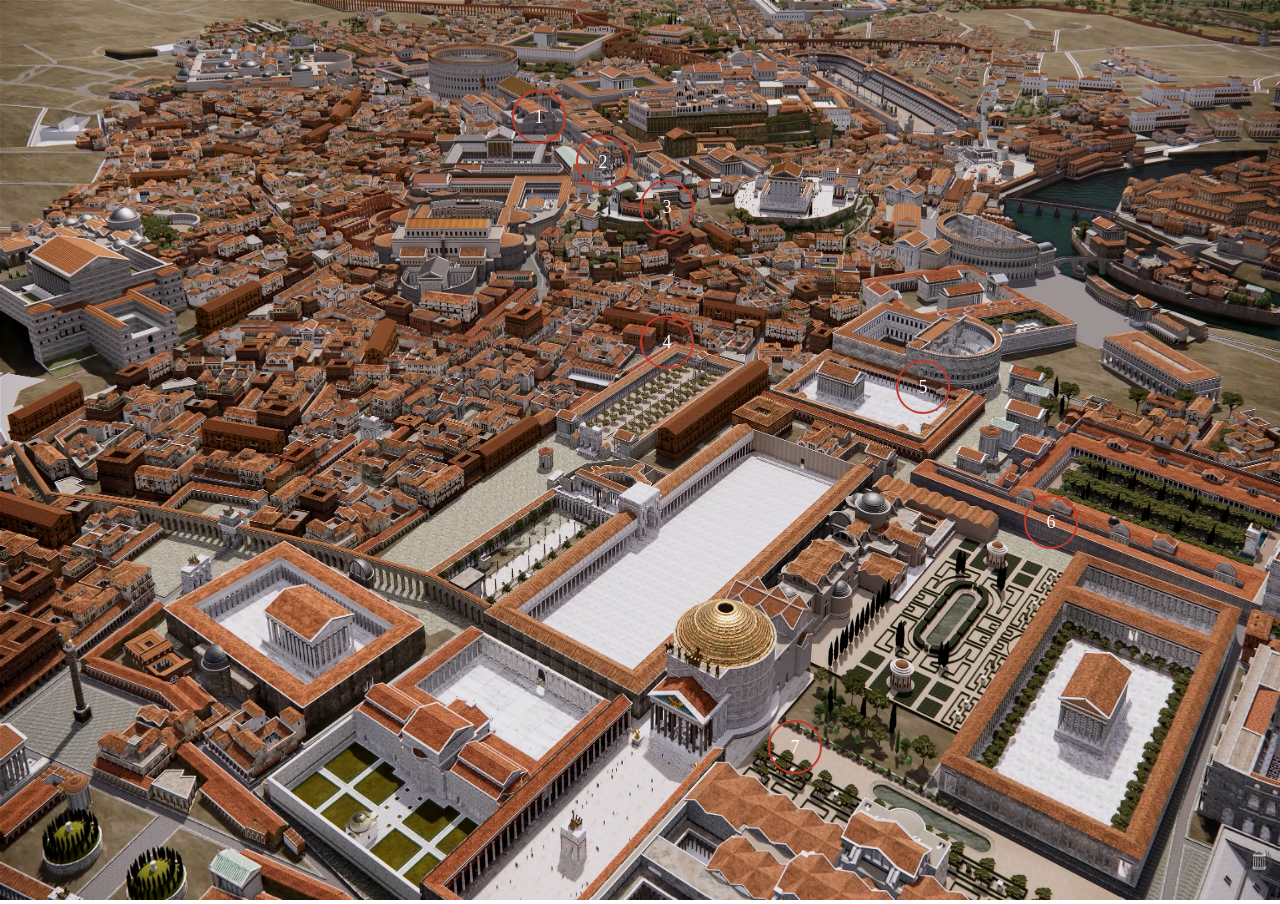
<file: HTML/map.html>
<!DOCTYPE html>
<html lang="en">
    <head>
        <meta charset="UTF-8">
        <meta name="viewport" content="width=device-width, initial-scale=1.0">
        <title>Rome</title>
        <link rel="icon" type="image/png" href="../Icons/Icon.png">
        <link rel="stylesheet" href="../CSS/style.css">
        <link rel="stylesheet" href="../CSS/map.css">
    </head>


<body>

    <img src="../Media/overallMap.png" class="map">

    <div class="part1 mapButtons pulse">
        <a href="index.html">1</a>
    </div>

    <div class="part2 mapButtons pulse">
        <a href="pt2.html">2</a>
    </div>

    <div class="part3 mapButtons pulse">
        <a href="pt3.html">3</a>
    </div>

    <div class="part4 mapButtons pulse">
        <a href="pt4.html">4</a>
    </div>

    <div class="part5 mapButtons pulse">
        <a href="pt5.html">5</a>
    </div>

    <div class="part6 mapButtons pulse">
        <a href="pt6.html">6</a>
    </div>

    <div class="part7 mapButtons pulse">
        <a href="pt7.html">7</a>
    </div>


</body>
</file>
<file: CSS/style.css>
/* Determining where the information text will appear */

.bottomText h3{
    opacity: 0;
    position:fixed;
    top: 150px;
    width: 200px;
    pointer-events: none;
    text-shadow:rgba(0, 0, 0, 0.9)
}

.leftText h3{
    opacity: 0;
    position:fixed;
    right: 150px;
    width: 200px;
    pointer-events: none;
    text-shadow:rgba(0, 0, 0, 0.9)
}

.rightText h3{
    opacity: 0;
    position:fixed;
    left: 150px;
    width: 200px;
    pointer-events: none;
    text-shadow:rgba(0, 0, 0, 0.9)
}

.upText h3{
    opacity: 0;
    position:fixed;
    bottom: 150px;
    width: 200px;
    pointer-events: none;
    text-shadow:rgba(0, 0, 0, 0.9)
}

/* A range that will be used by every title page */

.titleRange {
    animation-range: 0px 2000px;
}

/* Video containment related */

section.vid div.holder {
    position: sticky;
    top: 0;
}

section.vid video {
    height: 100%;
    object-fit: cover;
    width: 100%;
    z-index: 1;
}

/* This gets rid of the white edges and margins around the video, making it fullscreen and cinematic */

html, body {
    width: 100%;
    height: 100%;
    margin: 0;
    padding: 0;
}

/*keep the link the same colour after it has been visited */

a:visited {
    color:rgb(212, 198, 126);
    text-decoration: none;
}

/* Fallback basic text attributes */

h1 {
    color: white;
    font-weight: lighter;
    font-family: 'Times New Roman', Times, serif;
}

h2 {
    color: white;
    font-weight: lighter;
    font-family: 'Times New Roman', Times, serif;
    color: inherit;
}

body {
    background-color: white;
    text-align: center;
}

/* Overlay text is large, intended for cinematics and captions. Centered in the middle of the screen to that end as well. */

.overlayText {
    justify-content: center;
    text-align: center;
    align-content: center;
    font-size: 40px;
    width: 100vw;
    height: 100vh;
    font-weight: lighter;
    position: fixed;    
    z-index: 2;
    display: flex;
    flex-direction: column;
    font-family: "Times New Roman", Times, serif;
    color: #E6D8BE;
}

/* Specifically to affect h2 */

.overlayText h2{

    font-size: 50px;
    width: 100%;
    bottom: 10%;
    
    font-weight: light;
    position: fixed;    
    z-index: 2;
    font-family: "Times New Roman", Times, serif;

    justify-content: center;
    flex-direction: column;
    text-decoration: none;
    align-content: center;
    align-items: center;
    text-align: center;
    display:flex;

    color:#E6D8BE;
    text-shadow: 2px 2px 8px rgba(0, 0, 0, 0.7);
    
}

/* This is exclusively for the large 'R O M E' in the beginning, lots of text shadow, large font, and big spacing to emphasis rome. */

.titlePage{

    font-size: 240px;
    color:#C0392B; 
    text-shadow: 1px 1px 100px rgba(0, 0, 0, 0.9);
    text-shadow: 1px 1px 100px rgba(0, 0, 0, 0.9);
    text-shadow: 1px 1px 100px rgba(0, 0, 0, 0.9);
    letter-spacing: 80px
}

/* This class is used for the descriptions during black screen in the start and end of each page.*/

.titlePageText {

    justify-content: center;
    text-align: center;
    align-content: center;
    font-size: 30px;
    width: 100%;
    height: 100%;
    font-weight: 100;
    position: fixed;    
    z-index: 5;
    display: flex;
    flex-direction: column;
    font-family: "Times New Roman", Times, serif;
    color: white;
    pointer-events: none;

}

/* Referred to as a button, although it is hoverable instead of clickable. They are the method through which the information is accessed. */

.informationButton {
    background-color: rgba(255, 255, 255, 0);
    border-color: #C0392B;
    border-style: solid;
    color: white;

    justify-content: center;
    flex-direction: column;
    text-decoration: none;
    align-content: center;
    align-items: center;
    text-align: center;
    display:flex;

    position: fixed;
    height: 130px;
    width: 130px;
    font-size: medium;

    z-index: 3;

    border-width: 2px;
    border-radius: 50%;
    
    font-family: "Times New Roman", Times, serif;
    font-weight: lighter;

    transition:all 0.5s ease-in-out;
    pointer-events: none;
}

/* Give the white text some shadow to help it stand out on the loud and busy backgrounds */

.informationButton h3 {
    text-shadow: 2px 2px 10px rgba(0, 0, 0, 0.9);
}

/* When hovering, change the button, making it feel more premium. */

.informationButton:hover {

    background-color: white;
    border-color: white;
    color: #C0392B;
}

.informationButton h3 {
    font-weight: lighter;
}

.informationButton:hover h3{
    opacity: 1;
    color: white;
    transition:all 0.5s ease
}

/* Smaller buttons used on the map for more precision. */

.mapButtons {

    background-color: rgba(255, 255, 255, 0);
    border-color: #C0392B;
    border-style: solid;
    color: white;

    justify-content: center;
    flex-direction: column;
    text-decoration: none;
    align-content: center;
    align-items: center;
    text-align: center;
    display:flex;

    position: fixed;
    height: 50px;
    width: 50px;
    font-size: large;

    z-index: 3;

    border-width: 2px;
    border-radius: 50%;
    
    font-family: "Times New Roman", Times, serif;
    font-weight: lighter;

    transition:all 0.5s ease-in-out;
    text-decoration: none;
    
}

.mapButtons a {
    text-decoration: none;
    color: white;
    transition: ease-in-out;
    text-shadow:rgba(0, 0, 0, 0.9)

}

.mapButtons:hover {

    background-color: white;
    border-color: white;
    color: #C0392B;
}

.mapButtons:hover a {
    color: #C0392B;
}

/* This is the button that you click to get to the map itself */

.mapButton {
    border-radius: 50%;
    border-style: solid;
    border-width: 2px;
    height: 40px;
    width: 40px;
    left: 90%;
    top: 90%;

    justify-content: center;
    flex-direction: column;
    text-decoration: none;
    align-content: center;
    align-items: center;
    text-align: center;
    display:flex;

    z-index: 3;
    position: fixed;
    text-decoration: none;

}

/* This is the design for the border of the music button, it is extremely similar to the mapbutton so the design looks cohesive. The icon comes from javascript however. */

.musicButton {
    border-radius: 50%;
    border-style: solid;
    border-width: 2px;
    height: 40px;
    width: 40px;
    left: 87%;
    top: 90%;

    justify-content: center;
    flex-direction: column;
    text-decoration: none;
    align-content: center;
    align-items: center;
    text-align: center;
    display:flex;

    z-index: 3;
    position: fixed;
    text-decoration: none;

    border-style: solid;
    border-width: 2px;
    border-color: #C0392B;
    background-color:rgba(0, 0, 0, 0)

}

/* This is the design for the button that goes to the next page. It has a pulse animation, to hold attention and drive engagement */

.nextPageButton a {
    position: fixed;
    height: 200px;
    width: 200px;
    bottom: 10%;
    z-index: 3;
    left: 45%;

    background-color: rgba(255, 255, 255, 0);
    border-color: #C0392B;
    border-style: solid;
    color: white;

    justify-content: center;
    flex-direction: column;
    text-decoration: none;
    align-content: center;
    align-items: center;
    text-align: center;
    display:flex;
    
    border-width: 2px;
    border-radius: 50%;
    
    font-family: "Times New Roman", Times, serif;
    font-weight: lighter;

    transition:all 0.5s ease-in-out;
}

/* Pulse on hover */

.nextPageButton a:hover { /* Changes the button when hovered over */
    
    background-color: white;
    border-color: white;
    color: #C0392B;
    animation: pulse 2s ease-in-out infinite;

}

/* Make an arrow to help users recognise that the site should be scrolled */

.scrollArrow {
    position: fixed;
    bottom: 10%;
    left: 50%;
    color: #C0392B;
    font-size: 60px;
    z-index: 3;
    pointer-events: none;

}

/* Animation setup */


.fadeText { /* Creates the animation that the text calls on */
    animation: fadeText cubic-bezier(0.25, 0.46, 0.45, 0.94) both; /* sets up an animation */
    animation-timeline: scroll(root); /* sets the animation to using scroll as a timeline, rather than time */
}

.buttonState { /* Creates the animation that the button (the page swapper) calls on */
    animation: buttonState linear both;
    animation-timeline: scroll(root);
}

.infoFade {
    animation: infoFade linear both;
    animation-timeline: scroll(root);
}

.titleFadeOut {
    animation: titleFadeOut linear both;
    animation-timeline: scroll(root);
}

.scrollBounce {
    animation: scrollBounce 2s ease-in-out infinite;
}




/* This sets up keyframe animations, which give more control over when changes happen, by letting you define when during an animation different 'phases' start */

@keyframes scrollBounce {
    0% {
        transform: translateY(10px)
    }
    50% {
        transform: translateY(0px)
    }
    100% {
        transform: translateY(10px)
    }
}

@keyframes endFade {
    from {
        opacity: 0;
        transform: translateY(10px);
        transform: scale(1.2);
    }
    to {
        opacity: 1;
        transform: translateY(0px);
        transform: scale(1);
    }
}

@keyframes pulse {
    0% {
        transform:scale(1)
    }
    50% {
        transform:scale(1.2)
    }
    100% {
        transform:scale(1)
    }
}

@keyframes fadeText{
    0% {
        opacity: 0;
        filter:drop-shadow(0px 0px 0px rgba(black, 0));
        transform: translateY(30px);
    }
    20%, 80% {
        opacity: 1;
        filter:drop-shadow(4px 4px 8px rgba(black, 1));
        transform: translateY(0px);
    }
    100% {
        opacity: 0;
    }
} 

/* Shouldn't allow buttons to be hovered too early */

@keyframes buttonState{
    0% {
        opacity: 0; 
        pointer-events: none;
    }
    20%, 100% {
        opacity: 1;
        pointer-events: all;
    }
}

@keyframes infoFade {
    0% {
        opacity: 0;
        filter:drop-shadow(0px 0px 0px rgba(black, 0));
        transform: translateY(30px);
    }
    10%, 90% {
        opacity: 1;
        filter:drop-shadow(4px 4px 8px rgba(black, 1));
        transform: translateY(0px);
        pointer-events: auto; /* This fixes the problem that buttons that overlapped but were invisible because of different animation ranges stopped each other from working. Similar solutions are found in other places as well*/
    }
    100% {
        opacity: 0;
    }
} 

@keyframes titleFadeOut {
    from {
        opacity: 1;
    }
    to {
        opacity: 0;
        filter:blur(8px);
    }
}

@keyframes titleFadeIn {
    from {
        opacity: 0;
    }
    to {
        opacity: 1;
    }
}
</file>
<file: CSS/map.css>
.map {
    width: 100vw;
    height: 100vh;
    overflow: hidden;
}

.part1{
    left: 40%;
    top: 10%;
}

.part2{
    left: 45%;
    top: 15%;
}

.part3{
    left: 50%;
    top: 20%;
}

.part4{
    left: 50%;
    top: 35%;
}

.part5{
    left: 70%;
    top: 40%;
}

.part6{
    left: 80%;
    top: 55%;
}

.part7{
    left: 60%;
    top: 80%;
}
</file>
